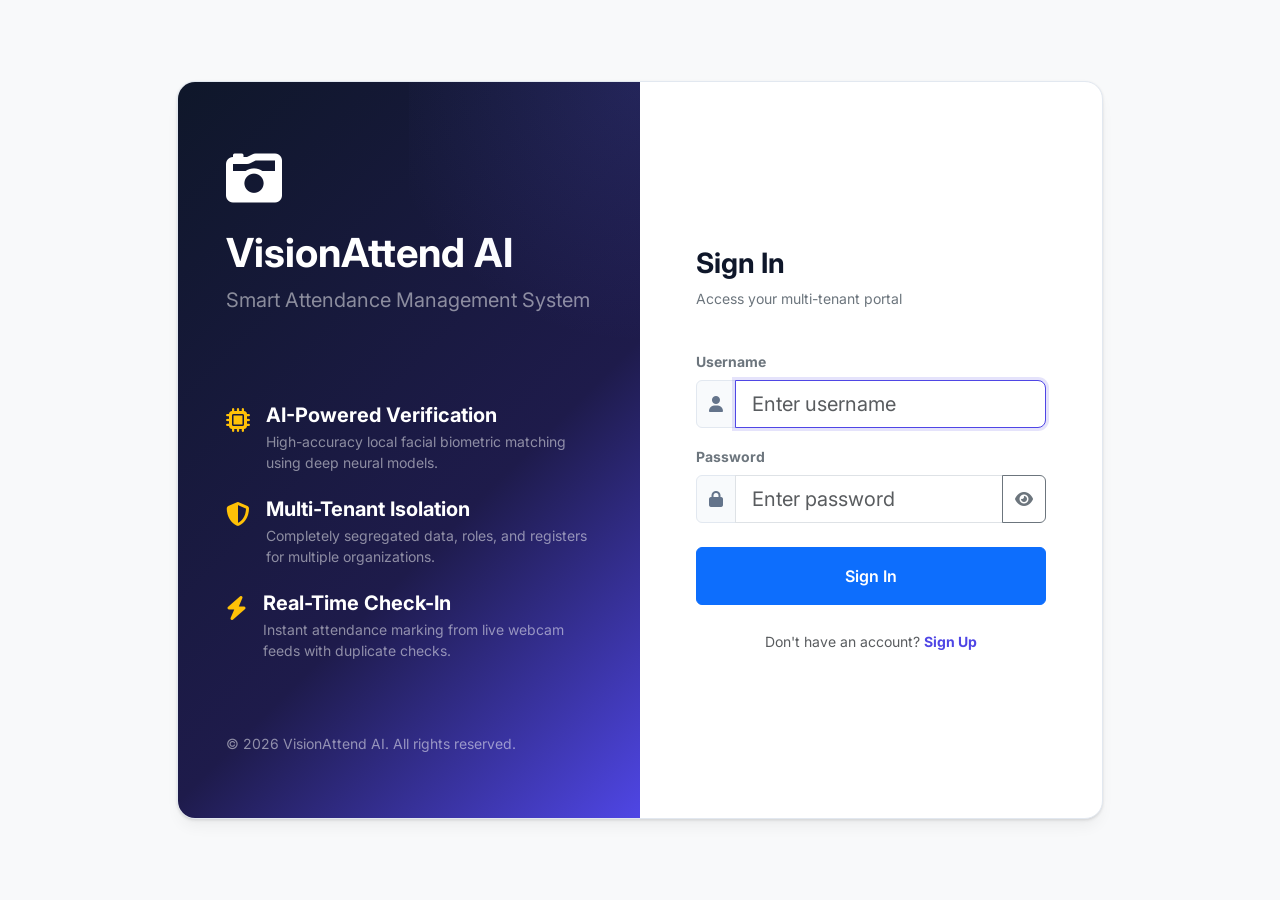
<file: frontend/index.html>
<!DOCTYPE html>
<html lang="en">
<head>
    <meta charset="UTF-8">
    <meta name="viewport" content="width=device-width, initial-scale=1.0">
    <title>VisionAttend AI - Login</title>
    <!-- Bootstrap 5 CSS -->
    <link href="https://cdn.jsdelivr.net/npm/bootstrap@5.3.0/dist/css/bootstrap.min.css" rel="stylesheet" integrity="sha384-9ndCyUaIbzAi2FUVXJi0CjmCapSmO7SnpJef0486qhLnuZ2cdeRhO02iuK6FUUVM" crossorigin="anonymous">
    <!-- FontAwesome Icons -->
    <link href="https://cdnjs.cloudflare.com/ajax/libs/font-awesome/6.4.0/css/all.min.css" rel="stylesheet">
    <!-- Custom Style -->
    <link href="/static/styles.css" rel="stylesheet">
</head>
<body class="bg-light d-flex align-items-center" style="min-height: 100vh; padding: 20px 0;">

    <div class="container">
        <div class="row justify-content-center">
            <div class="col-xl-10 col-lg-11">
                <div class="row login-split-container g-0">
                    <!-- Left branding panel -->
                    <div class="col-md-6 login-left-pane d-none d-md-flex">
                        <div class="mb-5">
                            <div class="text-white display-4 mb-3">
                                <i class="fas fa-camera-retro"></i>
                            </div>
                            <h1 class="fw-bold text-white mb-2">VisionAttend AI</h1>
                            <p class="text-white-50 fs-5">Smart Attendance Management System</p>
                        </div>
                        <div class="mt-4">
                            <div class="d-flex align-items-start mb-4">
                                <div class="fs-4 text-warning me-3"><i class="fas fa-microchip"></i></div>
                                <div>
                                    <h5 class="fw-bold text-white mb-1">AI-Powered Verification</h5>
                                    <p class="text-white-50 small mb-0">High-accuracy local facial biometric matching using deep neural models.</p>
                                </div>
                            </div>
                            <div class="d-flex align-items-start mb-4">
                                <div class="fs-4 text-warning me-3"><i class="fas fa-shield-alt"></i></div>
                                <div>
                                    <h5 class="fw-bold text-white mb-1">Multi-Tenant Isolation</h5>
                                    <p class="text-white-50 small mb-0">Completely segregated data, roles, and registers for multiple organizations.</p>
                                </div>
                            </div>
                            <div class="d-flex align-items-start">
                                <div class="fs-4 text-warning me-3"><i class="fas fa-bolt"></i></div>
                                <div>
                                    <h5 class="fw-bold text-white mb-1">Real-Time Check-In</h5>
                                    <p class="text-white-50 small mb-0">Instant attendance marking from live webcam feeds with duplicate checks.</p>
                                </div>
                            </div>
                        </div>
                        <div class="mt-5 pt-4 text-white-50 small">
                            &copy; 2026 VisionAttend AI. All rights reserved.
                        </div>
                    </div>
                    
                    <!-- Right login panel -->
                    <div class="col-md-6 login-right-pane d-flex flex-column justify-content-center">
                        <div class="mb-4 d-md-none text-center">
                            <div class="text-primary display-5 mb-2">
                                <i class="fas fa-camera-retro"></i>
                            </div>
                            <h2 class="fw-bold">VisionAttend AI</h2>
                            <p class="text-muted">Smart Attendance System</p>
                        </div>
                        
                        <div class="mb-4">
                            <h3 class="fw-bold">Sign In</h3>
                            <p class="text-secondary small">Access your multi-tenant portal</p>
                        </div>
                        
                        <!-- Error alerts -->
                        <div id="error-alert" class="alert alert-danger d-none" role="alert"></div>

                        <!-- Login Form -->
                        <form id="login-form">
                            <div class="mb-3">
                                <label for="username" class="form-label small fw-bold text-secondary">Username</label>
                                <div class="input-group">
                                    <span class="input-group-text"><i class="fas fa-user"></i></span>
                                    <input type="text" class="form-control form-control-lg" id="username" placeholder="Enter username" required autofocus>
                                </div>
                            </div>
                            <div class="mb-4">
                                <label for="password" class="form-label small fw-bold text-secondary">Password</label>
                                <div class="input-group">
                                    <span class="input-group-text"><i class="fas fa-lock"></i></span>
                                    <input type="password" class="form-control form-control-lg" id="password" placeholder="Enter password" required>
                                    <button class="btn btn-outline-secondary" type="button" id="password-toggle">
                                        <i class="fas fa-eye"></i>
                                    </button>
                                </div>
                            </div>
                            <button type="submit" id="submit-btn" class="btn btn-primary w-100 py-3 fw-semibold">Sign In</button>
                        </form>
                        
                        <div class="text-center mt-4">
                            <span class="text-muted small">Don't have an account?</span> 
                            <a href="signup.html" class="text-indigo fw-bold text-decoration-none small">Sign Up</a>
                        </div>
                        
                        
                    </div>
                </div>
            </div>
        </div>
    </div>

    <!-- Scripts -->
    <script src="https://cdn.jsdelivr.net/npm/bootstrap@5.3.0/dist/js/bootstrap.bundle.min.js"></script>
    <script src="/static/main.js"></script>
    <script src="/static/login.js"></script>
</body>
</html>
</file>
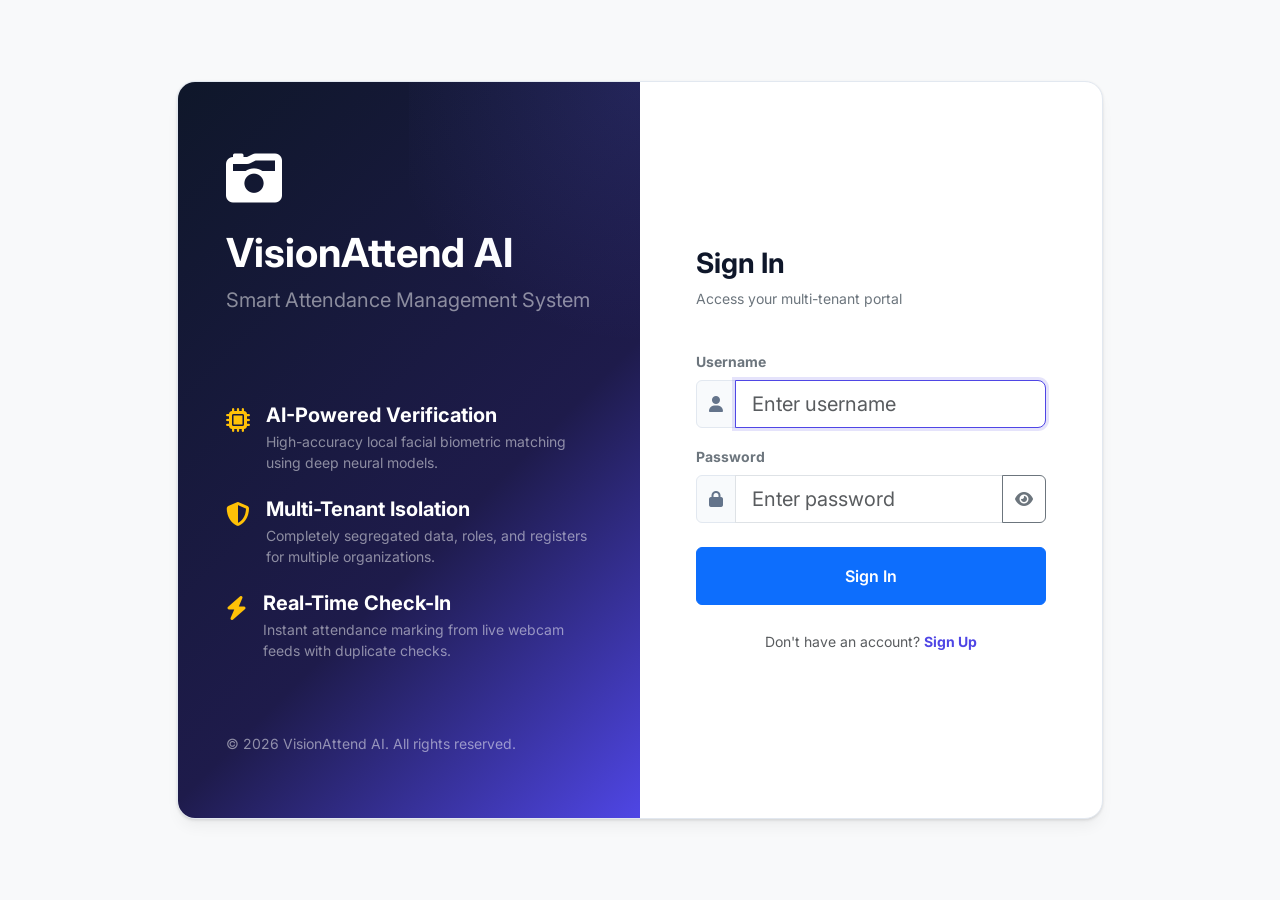
<file: frontend/history.html>
<!DOCTYPE html>
<html lang="en">
<head>
    <meta charset="UTF-8">
    <meta name="viewport" content="width=device-width, initial-scale=1.0">
    <title>VisionAttend AI - Attendance History</title>
    <!-- Bootstrap 5 CSS -->
    <link href="https://cdn.jsdelivr.net/npm/bootstrap@5.3.0/dist/css/bootstrap.min.css" rel="stylesheet" integrity="sha384-9ndCyUaIbzAi2FUVXJi0CjmCapSmO7SnpJef0486qhLnuZ2cdeRhO02iuK6FUUVM" crossorigin="anonymous">
    <!-- FontAwesome Icons -->
    <link href="https://cdnjs.cloudflare.com/ajax/libs/font-awesome/6.4.0/css/all.min.css" rel="stylesheet">
    <!-- Custom Style -->
    <link href="/static/styles.css" rel="stylesheet">
</head>
<body>

    <div class="d-flex" id="wrapper">
        <!-- Sidebar Container -->
        <div id="sidebar-wrapper">
            <div id="sidebar-container"></div>
        </div>
        
        <!-- Page Content -->
        <div id="page-content-wrapper">
            <!-- Top Navigation Header -->
            <nav class="navbar navbar-expand-lg navbar-custom border-bottom">
                <div class="container-fluid">
                    <div class="d-flex align-items-center">
                        <button class="burger-menu-btn" id="menu-toggle">
                            <i class="fas fa-bars"></i>
                        </button>
                        <h4 class="m-0 fw-bold text-navy">Attendance Logs</h4>
                    </div>
                    <div class="ms-auto d-flex align-items-center">
                        <span class="text-secondary me-3" id="top-user-role"><i class="fas fa-user-circle me-1"></i>Administrator</span>
                        <button class="btn btn-outline-danger btn-sm" onclick="logout()"><i class="fas fa-sign-out-alt me-1"></i>Logout</button>
                    </div>
                </div>
            </nav>

            <!-- Main Content Area -->
            <div class="container-fluid px-4 py-4">
                
                <!-- Filters Card -->
                <div class="card border-0 shadow-sm mb-4">
                    <div class="card-header bg-white py-3 border-0">
                        <h5 class="m-0 fw-bold text-primary"><i class="fas fa-filter me-2"></i>Filter Logs</h5>
                    </div>
                    <div class="card-body">
                        <form id="filter-form">
                            <div class="row g-3">
                                <div class="col-md-3">
                                    <label class="form-label small fw-bold text-secondary">Student ID</label>
                                    <input type="text" class="form-control" id="filter-student-id" placeholder="e.g. STU123">
                                </div>
                                <div class="col-md-3">
                                    <label class="form-label small fw-bold text-secondary">Name</label>
                                    <input type="text" class="form-control" id="filter-name" placeholder="Search by name">
                                </div>
                                <div class="col-md-3">
                                    <label class="form-label small fw-bold text-secondary">Department</label>
                                    <select class="form-select" id="filter-department">
                                        <option value="">All Departments</option>
                                        <option value="Computer Science">Computer Science</option>
                                        <option value="Electrical Engineering">Electrical Engineering</option>
                                        <option value="Mechanical Engineering">Mechanical Engineering</option>
                                        <option value="Civil Engineering">Civil Engineering</option>
                                        <option value="Artificial Intelligence">Artificial Intelligence</option>
                                    </select>
                                </div>
                                <div class="col-md-3">
                                    <label class="form-label small fw-bold text-secondary">Specific Date</label>
                                    <input type="date" class="form-control" id="filter-date">
                                </div>
                                <div class="col-md-3">
                                    <label class="form-label small fw-bold text-secondary">Start Date</label>
                                    <input type="date" class="form-control" id="filter-start-date">
                                </div>
                                <div class="col-md-3">
                                    <label class="form-label small fw-bold text-secondary">End Date</label>
                                    <input type="date" class="form-control" id="filter-end-date">
                                </div>
                                <div class="col-md-6 d-flex align-items-end justify-content-end gap-2">
                                    <button type="button" class="btn btn-outline-secondary px-3" id="reset-btn">Reset</button>
                                    <button type="submit" class="btn btn-primary px-4"><i class="fas fa-search me-1"></i>Search</button>
                                </div>
                            </div>
                        </form>
                    </div>
                </div>

                <!-- Table Card -->
                <div class="card border-0 shadow-sm">
                    <div class="card-header bg-white py-3 border-0 d-flex justify-content-between align-items-center">
                        <h5 class="m-0 fw-bold text-primary"><i class="fas fa-list me-2"></i>Attendance Records</h5>
                        <button type="button" class="btn btn-outline-primary btn-sm" id="refresh-btn">
                            <i class="fas fa-arrows-rotate me-1"></i>Refresh
                        </button>
                    </div>
                    <div class="card-body p-0">
                        <div class="table-responsive">
                            <table class="table table-hover align-middle mb-0">
                                <thead class="table-light">
                                    <tr>
                                        <th data-sort="student_id" class="cursor-pointer" style="cursor: pointer;">
                                            Student ID <i class="fas fa-sort text-muted ms-1"></i>
                                        </th>
                                        <th data-sort="name" class="cursor-pointer" style="cursor: pointer;">
                                            Name <i class="fas fa-sort text-muted ms-1"></i>
                                        </th>
                                        <th data-sort="department" class="cursor-pointer" style="cursor: pointer;">
                                            Department <i class="fas fa-sort text-muted ms-1"></i>
                                        </th>
                                        <th data-sort="date" class="cursor-pointer" style="cursor: pointer;">
                                            Date <i class="fas fa-sort-down ms-1"></i>
                                        </th>
                                        <th data-sort="time" class="cursor-pointer" style="cursor: pointer;">
                                            Time <i class="fas fa-sort text-muted ms-1"></i>
                                        </th>
                                        <th data-sort="status" class="cursor-pointer" style="cursor: pointer;">
                                            Status <i class="fas fa-sort text-muted ms-1"></i>
                                        </th>
                                        <th data-sort="confidence_score" class="cursor-pointer" style="cursor: pointer;">
                                            Confidence <i class="fas fa-sort text-muted ms-1"></i>
                                        </th>
                                    </tr>
                                </thead>
                                <tbody id="history-table-body">
                                    <!-- Loaded dynamically -->
                                </tbody>
                            </table>
                        </div>
                    </div>
                    
                    <!-- Pagination Footer -->
                    <div class="card-footer bg-white border-0 py-3 d-flex justify-content-between align-items-center">
                        <div class="text-secondary small">
                            Total Records: <strong id="total-count">0</strong>
                        </div>
                        <div class="d-flex align-items-center gap-3">
                            <button type="button" class="btn btn-outline-secondary btn-sm px-3" id="prev-page-btn" disabled>
                                <i class="fas fa-chevron-left me-1"></i>Previous
                            </button>
                            <span class="small">Page <strong id="page-num">1</strong> of <strong id="total-pages">1</strong></span>
                            <button type="button" class="btn btn-outline-secondary btn-sm px-3" id="next-page-btn" disabled>
                                Next<i class="fas fa-chevron-right ms-1"></i>
                            </button>
                        </div>
                    </div>
                </div>

            </div>
        </div>
    </div>

    <!-- Scripts -->
    <script src="https://cdn.jsdelivr.net/npm/bootstrap@5.3.0/dist/js/bootstrap.bundle.min.js"></script>
    <script src="/static/main.js"></script>
    <script src="/static/history.js"></script>
</body>
</html>
</file>
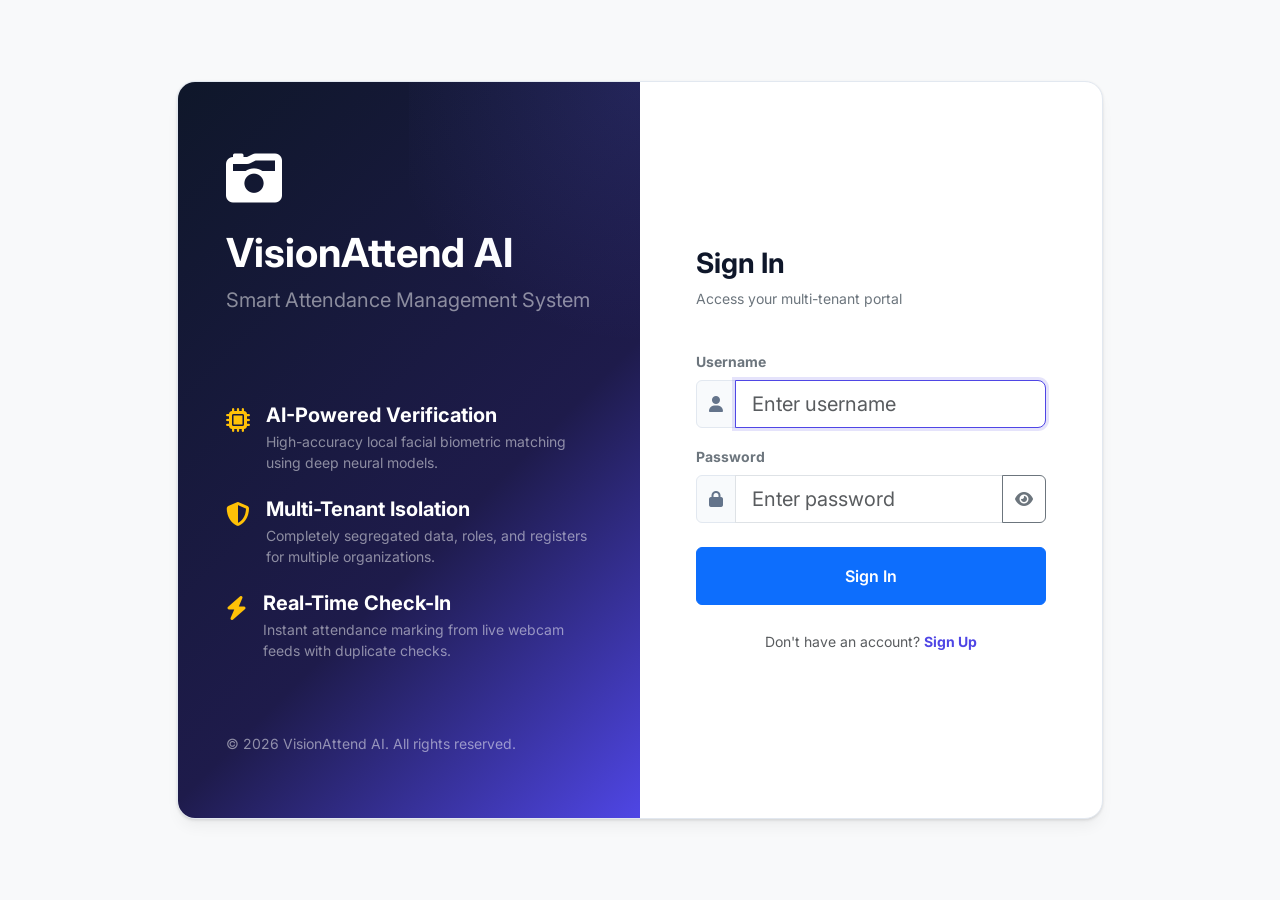
<file: frontend/recognition.html>
<!DOCTYPE html>
<html lang="en">
<head>
    <meta charset="UTF-8">
    <meta name="viewport" content="width=device-width, initial-scale=1.0">
    <title>VisionAttend AI - Live Attendance</title>
    <!-- Bootstrap 5 CSS -->
    <link href="https://cdn.jsdelivr.net/npm/bootstrap@5.3.0/dist/css/bootstrap.min.css" rel="stylesheet" integrity="sha384-9ndCyUaIbzAi2FUVXJi0CjmCapSmO7SnpJef0486qhLnuZ2cdeRhO02iuK6FUUVM" crossorigin="anonymous">
    <!-- FontAwesome Icons -->
    <link href="https://cdnjs.cloudflare.com/ajax/libs/font-awesome/6.4.0/css/all.min.css" rel="stylesheet">
    <!-- Custom Style -->
    <link href="/static/styles.css" rel="stylesheet">
</head>
<body>

    <div class="d-flex" id="wrapper">
        <!-- Sidebar Container -->
        <div id="sidebar-wrapper">
            <div id="sidebar-container"></div>
        </div>
        
        <!-- Page Content -->
        <div id="page-content-wrapper">
            <!-- Top Navigation Header -->
            <nav class="navbar navbar-expand-lg navbar-custom border-bottom">
                <div class="container-fluid">
                    <div class="d-flex align-items-center">
                        <button class="burger-menu-btn" id="menu-toggle">
                            <i class="fas fa-bars"></i>
                        </button>
                        <h4 class="m-0 fw-bold text-navy">Live Recognition Feed</h4>
                    </div>
                    <div class="ms-auto d-flex align-items-center">
                        <span class="text-secondary me-3" id="top-user-role"><i class="fas fa-user-circle me-1"></i>Administrator</span>
                        <button class="btn btn-outline-danger btn-sm" onclick="logout()"><i class="fas fa-sign-out-alt me-1"></i>Logout</button>
                    </div>
                </div>
            </nav>

            <!-- Main Content Area -->
            <div class="container-fluid px-4 py-4">
                <div class="row g-4">
                    <!-- Recognition Display Column -->
                    <div class="col-lg-8 col-md-12">
                        <div class="card border-0 shadow-sm">
                            <div class="card-header bg-white py-3 border-0 d-flex justify-content-between align-items-center">
                                <h5 class="m-0 fw-bold text-primary"><i class="fas fa-video me-2"></i>Webcam Live Feed</h5>
                                <div class="d-flex align-items-center">
                                    <span class="badge bg-secondary me-2 p-2" id="faces-count">0</span>
                                    <span class="text-secondary fw-semibold">Faces Detected</span>
                                </div>
                            </div>
                            <div class="card-body">
                                <div id="recognition-cam-error" class="alert alert-warning d-none" role="alert"></div>

                                <!-- Hidden source video for getUserMedia -->
                                <video id="video-feed" style="display:none;" autoplay playsinline></video>

                                <!-- CCTV monitor console style canvas wrapper -->
                                <div class="monitor-console">
                                    <div class="cctv-overlay">
                                        <div class="cctv-rec-dot" id="rec-cctv-badge">SCAN STANDBY</div>
                                        <div class="cctv-grid"></div>
                                        <div class="scan-line d-none" id="rec-scan-line"></div>
                                    </div>
                                    <div class="video-container">
                                        <canvas id="overlay-canvas" class="video-element"></canvas>
                                    </div>
                                </div>

                                <!-- Controls panel -->
                                <div class="text-center mt-4 d-flex justify-content-center gap-3">
                                    <button type="button" class="btn btn-success px-4 py-2 fw-semibold" id="start-recognition-btn">
                                        <i class="fas fa-play me-2"></i>Start Recognition
                                    </button>
                                    <button type="button" class="btn btn-danger px-4 py-2 fw-semibold" id="stop-recognition-btn" disabled>
                                        <i class="fas fa-stop me-2"></i>Stop Recognition
                                    </button>
                                </div>
                                <div class="text-center mt-3 text-muted">
                                    <span id="recognition-loader" class="d-none small"><span class="spinner-border spinner-border-sm me-2"></span>Backend is processing frames...</span>
                                </div>
                            </div>
                        </div>
                    </div>

                    <!-- Logs Event Panel Column -->
                    <div class="col-lg-4 col-md-12">
                        <div class="card border-0 shadow-sm h-100">
                            <div class="card-header bg-white py-3 border-0">
                                <h5 class="m-0 fw-bold text-primary"><i class="fas fa-list-check me-2"></i>Recent Detections</h5>
                            </div>
                            <div class="card-body p-0">
                                <ul class="list-group list-group-flush" id="log-list" style="max-height: 520px; overflow-y: auto;">
                                    <li class="list-group-item text-center text-muted py-5">
                                        <i class="fas fa-hourglass me-2"></i>Logs will populate as faces are recognized. Click "Start Recognition".
                                    </li>
                                </ul>
                            </div>
                        </div>
                    </div>
                </div>
            </div>
        </div>
    </div>

    <!-- Scripts -->
    <script src="https://cdn.jsdelivr.net/npm/bootstrap@5.3.0/dist/js/bootstrap.bundle.min.js"></script>
    <script src="/static/main.js"></script>
    <script src="/static/recognition.js"></script>
</body>
</html>
</file>
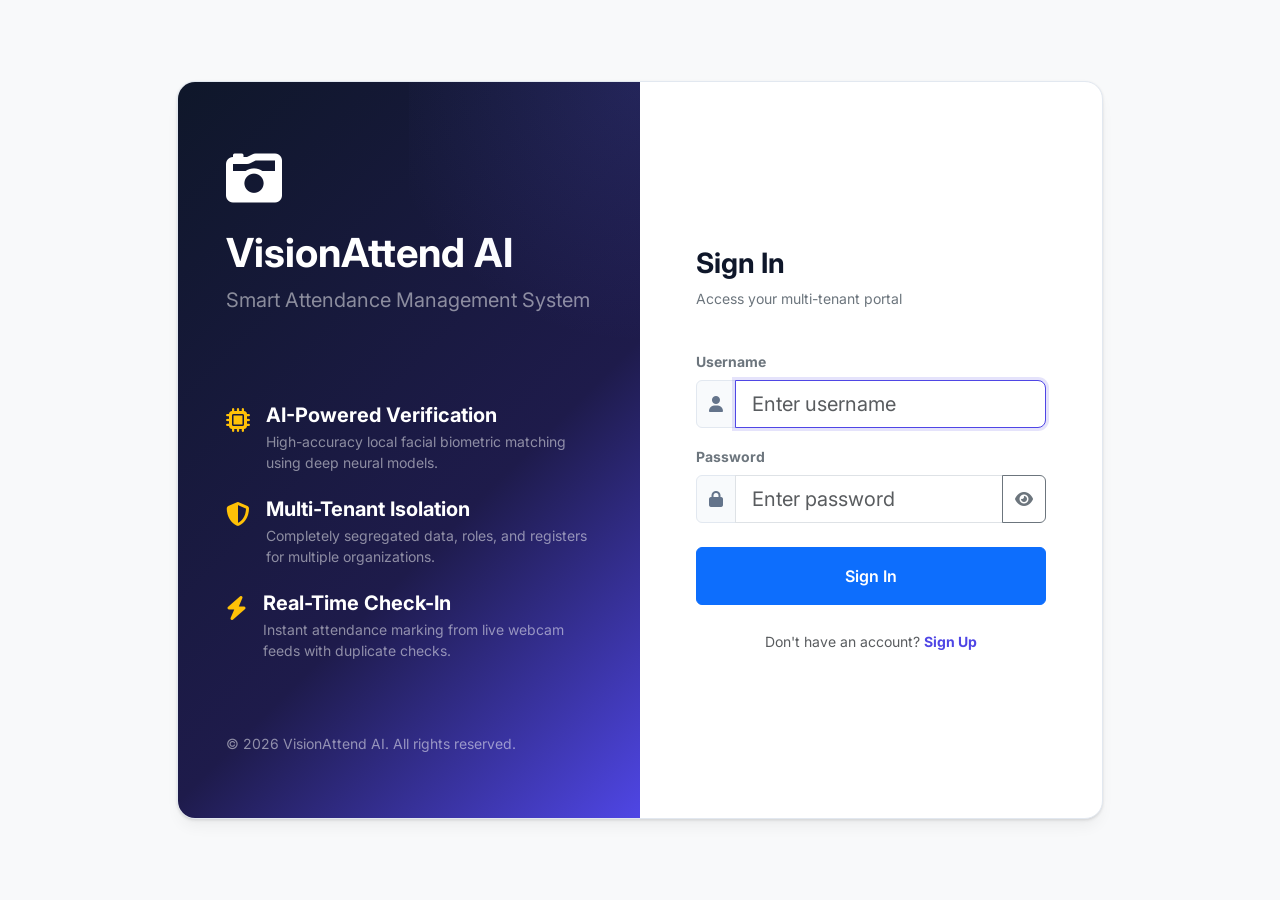
<file: frontend/registration.html>
<!DOCTYPE html>
<html lang="en">
<head>
    <meta charset="UTF-8">
    <meta name="viewport" content="width=device-width, initial-scale=1.0">
    <title>VisionAttend AI - Student Registration</title>
    <!-- Bootstrap 5 CSS -->
    <link href="https://cdn.jsdelivr.net/npm/bootstrap@5.3.0/dist/css/bootstrap.min.css" rel="stylesheet" integrity="sha384-9ndCyUaIbzAi2FUVXJi0CjmCapSmO7SnpJef0486qhLnuZ2cdeRhO02iuK6FUUVM" crossorigin="anonymous">
    <!-- FontAwesome Icons -->
    <link href="https://cdnjs.cloudflare.com/ajax/libs/font-awesome/6.4.0/css/all.min.css" rel="stylesheet">
    <!-- Custom Style -->
    <link href="/static/styles.css" rel="stylesheet">
</head>
<body>

    <div class="d-flex" id="wrapper">
        <!-- Sidebar Container -->
        <div id="sidebar-wrapper">
            <div id="sidebar-container"></div>
        </div>
        
        <!-- Page Content -->
        <div id="page-content-wrapper">
            <!-- Top Navigation Header -->
            <nav class="navbar navbar-expand-lg navbar-custom border-bottom">
                <div class="container-fluid">
                    <div class="d-flex align-items-center">
                        <button class="burger-menu-btn" id="menu-toggle">
                            <i class="fas fa-bars"></i>
                        </button>
                        <h4 class="m-0 fw-bold text-navy">Student Registration</h4>
                    </div>
                    <div class="ms-auto d-flex align-items-center">
                        <span class="text-secondary me-3" id="top-user-role"><i class="fas fa-user-circle me-1"></i>Administrator</span>
                        <button class="btn btn-outline-danger btn-sm" onclick="logout()"><i class="fas fa-sign-out-alt me-1"></i>Logout</button>
                    </div>
                </div>
            </nav>

            <!-- Main Content Area -->
            <div class="container-fluid px-4 py-4">
                
                <!-- 4-Step Wizard Indicator -->
                <div class="step-wizard">
                    <div class="step-wizard-item active" id="step-1-indicator">
                        <div class="step-wizard-num">1</div>
                        <div class="step-wizard-label">Student Info</div>
                    </div>
                    <div class="step-wizard-item" id="step-2-indicator">
                        <div class="step-wizard-num">2</div>
                        <div class="step-wizard-label">Camera Access</div>
                    </div>
                    <div class="step-wizard-item" id="step-3-indicator">
                        <div class="step-wizard-num">3</div>
                        <div class="step-wizard-label">Face Snapshots</div>
                    </div>
                    <div class="step-wizard-item" id="step-4-indicator">
                        <div class="step-wizard-num">4</div>
                        <div class="step-wizard-label">Finalize</div>
                    </div>
                </div>

                <div class="row g-4">
                    <!-- Form Metadata Column -->
                    <div class="col-lg-5 col-md-12">
                        <div class="card border-0 shadow-sm mb-4">
                            <div class="card-header bg-white py-3 border-0">
                                <h5 class="m-0 fw-bold text-primary"><i class="fas fa-user-edit me-2"></i>Student Details</h5>
                            </div>
                            <div class="card-body">
                                <!-- Error/Success Alerts -->
                                <div id="reg-error" class="alert alert-danger d-none" role="alert"></div>
                                <div id="reg-success" class="alert alert-success d-none" role="alert"></div>

                                <form id="registration-form">
                                    <div class="mb-3">
                                        <label for="student_id" class="form-label small fw-bold text-secondary">Student ID</label>
                                        <input type="text" class="form-control" id="student_id" placeholder="e.g., STU12345" required>
                                    </div>
                                    <div class="mb-3">
                                        <label for="name" class="form-label small fw-bold text-secondary">Full Name</label>
                                        <input type="text" class="form-control" id="name" placeholder="Enter student's full name" required>
                                    </div>
                                    <div class="mb-3">
                                        <label for="department" class="form-label small fw-bold text-secondary">Department</label>
                                        <select class="form-select" id="department" required>
                                            <option value="" disabled selected>Select Department</option>
                                            <option value="Computer Science">Computer Science</option>
                                            <option value="Electrical Engineering">Electrical Engineering</option>
                                            <option value="Mechanical Engineering">Mechanical Engineering</option>
                                            <option value="Civil Engineering">Civil Engineering</option>
                                            <option value="Artificial Intelligence">Artificial Intelligence</option>
                                        </select>
                                    </div>
                                    <div class="row mb-4">
                                        <div class="col-md-6 mb-3">
                                            <label for="year" class="form-label small fw-bold text-secondary">Academic Year</label>
                                            <select class="form-select" id="year" required>
                                                <option value="" disabled selected>Select Year</option>
                                                <option value="1st Year">1st Year</option>
                                                <option value="2nd Year">2nd Year</option>
                                                <option value="3rd Year">3rd Year</option>
                                                <option value="4th Year">4th Year</option>
                                            </select>
                                        </div>
                                        <div class="col-md-6 mb-3">
                                            <label for="section" class="form-label small fw-bold text-secondary">Section</label>
                                            <input type="text" class="form-control" id="section" placeholder="e.g., A" required>
                                        </div>
                                    </div>
                                    <button type="submit" id="reg-submit-btn" class="btn btn-primary w-100 py-3 fw-semibold">
                                        <i class="fas fa-save me-2"></i>Register Student
                                    </button>
                                </form>
                            </div>
                        </div>
                    </div>

                    <!-- Webcam Capture Column -->
                    <div class="col-lg-7 col-md-12">
                        <div class="card border-0 shadow-sm h-100">
                            <div class="card-header bg-white py-3 border-0 d-flex justify-content-between align-items-center">
                                <h5 class="m-0 fw-bold text-primary"><i class="fas fa-camera me-2"></i>Face Snapshots</h5>
                                <button type="button" class="btn btn-outline-primary btn-sm" id="start-cam-btn">
                                    <i class="fas fa-sync-alt me-1"></i>Reset Camera
                                </button>
                            </div>
                            <div class="card-body">
                                <div id="cam-error" class="alert alert-warning d-none" role="alert"></div>

                                <!-- CCTV monitor console style wrapper -->
                                <div class="monitor-console mb-3">
                                    <div class="cctv-overlay">
                                        <div class="cctv-rec-dot" id="cctv-status-badge">STANDBY</div>
                                        <div class="cctv-grid"></div>
                                        <div class="scan-line"></div>
                                    </div>
                                    <!-- Live Video Feed -->
                                    <div class="video-container">
                                        <video id="webcam" class="video-element" autoplay playsinline></video>
                                    </div>
                                </div>

                                <div class="text-center mb-4">
                                    <button type="button" class="btn btn-secondary px-4 py-2 fw-semibold" id="capture-btn" disabled>
                                        <i class="fas fa-circle-dot me-2 text-danger"></i>Capture Image
                                    </button>
                                </div>

                                <hr>

                                <!-- Captured Previews -->
                                <div class="mt-3">
                                    <h6 class="fw-bold text-secondary mb-3">
                                        Captured Snapshots (<span id="captured-count">0</span> / 5)
                                        <span class="text-muted fw-normal ms-2">(min 3 required)</span>
                                    </h6>
                                    <div class="snapshot-preview-container d-flex flex-wrap gap-2" id="snapshot-previews">
                                        <!-- Snapshot previews loaded here dynamically -->
                                    </div>
                                </div>
                            </div>
                        </div>
                    </div>
                </div>
            </div>
        </div>
    </div>

    <!-- Scripts -->
    <script src="https://cdn.jsdelivr.net/npm/bootstrap@5.3.0/dist/js/bootstrap.bundle.min.js"></script>
    <script src="/static/main.js"></script>
    <script src="/static/registration.js"></script>
</body>
</html>
</file>
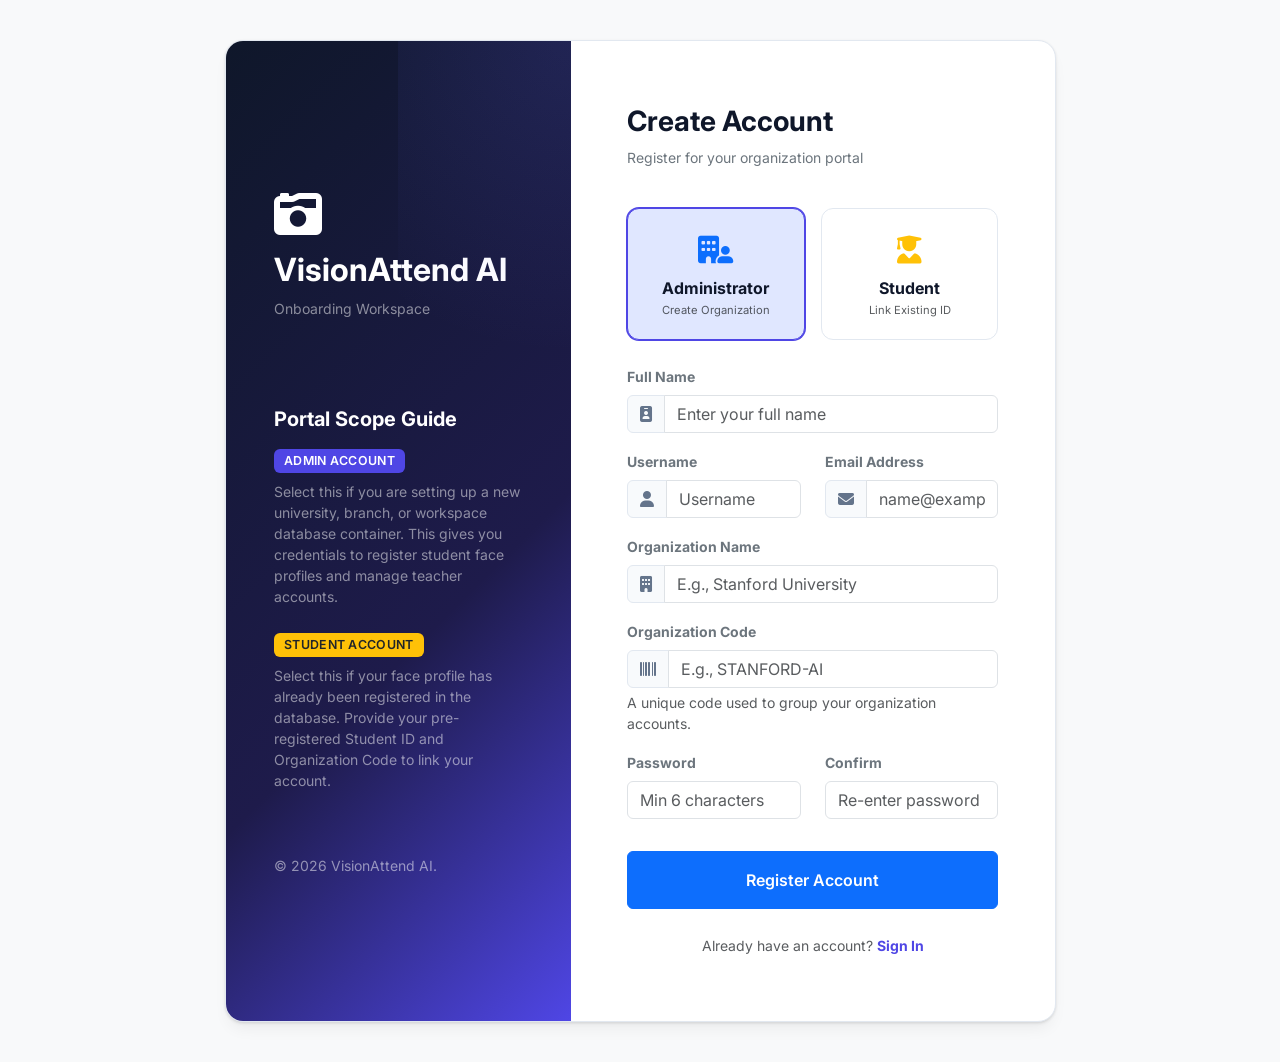
<file: frontend/signup.html>
<!DOCTYPE html>
<html lang="en">
<head>
    <meta charset="UTF-8">
    <meta name="viewport" content="width=device-width, initial-scale=1.0">
    <title>VisionAttend AI - Sign Up</title>
    <!-- Bootstrap 5 CSS -->
    <link href="https://cdn.jsdelivr.net/npm/bootstrap@5.3.0/dist/css/bootstrap.min.css" rel="stylesheet" integrity="sha384-9ndCyUaIbzAi2FUVXJi0CjmCapSmO7SnpJef0486qhLnuZ2cdeRhO02iuK6FUUVM" crossorigin="anonymous">
    <!-- FontAwesome Icons -->
    <link href="https://cdnjs.cloudflare.com/ajax/libs/font-awesome/6.4.0/css/all.min.css" rel="stylesheet">
    <!-- Custom Style -->
    <link href="/static/styles.css" rel="stylesheet">
</head>
<body class="bg-light d-flex align-items-center" style="min-height: 100vh; padding: 40px 0;">

    <div class="container">
        <div class="row justify-content-center">
            <div class="col-xl-9 col-lg-10">
                <div class="row login-split-container g-0">
                    <!-- Left branding/onboarding column -->
                    <div class="col-md-5 login-left-pane d-none d-md-flex">
                        <div class="mb-5">
                            <div class="text-white display-5 mb-2">
                                <i class="fas fa-camera-retro"></i>
                            </div>
                            <h2 class="fw-bold text-white mb-2">VisionAttend AI</h2>
                            <p class="text-white-50 small">Onboarding Workspace</p>
                        </div>
                        <div class="mt-4">
                            <h5 class="fw-bold text-white mb-3">Portal Scope Guide</h5>
                            <div class="mb-4">
                                <span class="badge bg-indigo text-uppercase mb-2">Admin Account</span>
                                <p class="text-white-50 small mb-0">Select this if you are setting up a new university, branch, or workspace database container. This gives you credentials to register student face profiles and manage teacher accounts.</p>
                            </div>
                            <div>
                                <span class="badge bg-warning text-dark text-uppercase mb-2">Student Account</span>
                                <p class="text-white-50 small mb-0">Select this if your face profile has already been registered in the database. Provide your pre-registered Student ID and Organization Code to link your account.</p>
                            </div>
                        </div>
                        <div class="mt-5 pt-3 text-white-50 small">
                            &copy; 2026 VisionAttend AI.
                        </div>
                    </div>
                    
                    <!-- Right form column -->
                    <div class="col-md-7 login-right-pane d-flex flex-column justify-content-center">
                        <div class="mb-4">
                            <h3 class="fw-bold">Create Account</h3>
                            <p class="text-secondary small">Register for your organization portal</p>
                        </div>
                        
                        <!-- Alerts -->
                        <div id="error-alert" class="alert alert-danger d-none" role="alert"></div>
                        <div id="success-alert" class="alert alert-success d-none" role="alert"></div>

                        <!-- Onboarding Role Cards -->
                        <div class="row g-3 mb-4">
                            <div class="col-6">
                                <div class="onboarding-card active text-center h-100" id="role-admin-card">
                                    <div class="fs-3 text-primary mb-2"><i class="fas fa-building-user"></i></div>
                                    <h6 class="fw-bold mb-1">Administrator</h6>
                                    <span class="text-muted small d-block" style="font-size: 0.7rem;">Create Organization</span>
                                </div>
                            </div>
                            <div class="col-6">
                                <div class="onboarding-card text-center h-100" id="role-student-card">
                                    <div class="fs-3 text-warning mb-2"><i class="fas fa-user-graduate"></i></div>
                                    <h6 class="fw-bold mb-1">Student</h6>
                                    <span class="text-muted small d-block" style="font-size: 0.7rem;">Link Existing ID</span>
                                </div>
                            </div>
                        </div>

                        <!-- Hidden native select for JS binding -->
                        <select class="d-none" id="role">
                            <option value="admin" selected>Admin</option>
                            <option value="student">Student</option>
                        </select>

                        <!-- Signup Form -->
                        <form id="signup-form">
                            <!-- Full name -->
                            <div class="mb-3">
                                <label for="fullname" class="form-label small fw-bold text-secondary">Full Name</label>
                                <div class="input-group">
                                    <span class="input-group-text"><i class="fas fa-id-badge"></i></span>
                                    <input type="text" class="form-control" id="fullname" placeholder="Enter your full name" required>
                                </div>
                            </div>

                            <!-- Username & Email -->
                            <div class="row">
                                <div class="col-md-6 mb-3">
                                    <label for="username" class="form-label small fw-bold text-secondary">Username</label>
                                    <div class="input-group">
                                        <span class="input-group-text"><i class="fas fa-user"></i></span>
                                        <input type="text" class="form-control" id="username" placeholder="Username" required>
                                    </div>
                                </div>
                                <div class="col-md-6 mb-3">
                                    <label for="email" class="form-label small fw-bold text-secondary">Email Address</label>
                                    <div class="input-group">
                                        <span class="input-group-text"><i class="fas fa-envelope"></i></span>
                                        <input type="email" class="form-control" id="email" placeholder="name@example.com" required>
                                    </div>
                                </div>
                            </div>

                            <!-- Org creation fields -->
                            <div id="org-creation-fields">
                                <div class="mb-3">
                                    <label for="org_name" class="form-label small fw-bold text-secondary">Organization Name</label>
                                    <div class="input-group">
                                        <span class="input-group-text"><i class="fas fa-building"></i></span>
                                        <input type="text" class="form-control" id="org_name" placeholder="E.g., Stanford University">
                                    </div>
                                </div>
                            </div>

                            <!-- Org Code -->
                            <div class="mb-3">
                                <label for="org_code" class="form-label small fw-bold text-secondary">Organization Code</label>
                                <div class="input-group">
                                    <span class="input-group-text"><i class="fas fa-barcode"></i></span>
                                    <input type="text" class="form-control" id="org_code" placeholder="E.g., STANFORD-AI" required>
                                </div>
                                <div id="org-code-help" class="form-text small text-muted">A unique code used to group your organization accounts.</div>
                            </div>

                            <!-- Student Only Fields -->
                            <div id="student-only-fields" class="d-none">
                                <div class="mb-3">
                                    <label for="student_id" class="form-label small fw-bold text-secondary">Student ID</label>
                                    <div class="input-group">
                                        <span class="input-group-text"><i class="fas fa-id-card"></i></span>
                                        <input type="text" class="form-control" id="student_id" placeholder="E.g., STU-2026-987">
                                    </div>
                                    <div class="form-text text-danger fw-semibold" style="font-size: 0.775rem;">Your profile must already exist in the database database.</div>
                                </div>
                            </div>

                            <!-- Passwords -->
                            <div class="row">
                                <div class="col-md-6 mb-3">
                                    <label for="password" class="form-label small fw-bold text-secondary">Password</label>
                                    <input type="password" class="form-control" id="password" placeholder="Min 6 characters" required>
                                </div>
                                <div class="col-md-6 mb-3">
                                    <label for="confirm_password" class="form-label small fw-bold text-secondary">Confirm</label>
                                    <input type="password" class="form-control" id="confirm_password" placeholder="Re-enter password" required>
                                </div>
                            </div>

                            <button type="submit" id="submit-btn" class="btn btn-primary w-100 py-3 fw-semibold mt-3">Register Account</button>
                        </form>
                        
                        <div class="text-center mt-4">
                            <span class="text-muted small">Already have an account?</span> 
                            <a href="index.html" class="text-indigo fw-bold text-decoration-none small">Sign In</a>
                        </div>
                    </div>
                </div>
            </div>
        </div>
    </div>

    <!-- Scripts -->
    <script src="https://cdn.jsdelivr.net/npm/bootstrap@5.3.0/dist/js/bootstrap.bundle.min.js"></script>
    <script src="/static/main.js"></script>
    <script src="/static/signup.js"></script>
</body>
</html>
</file>
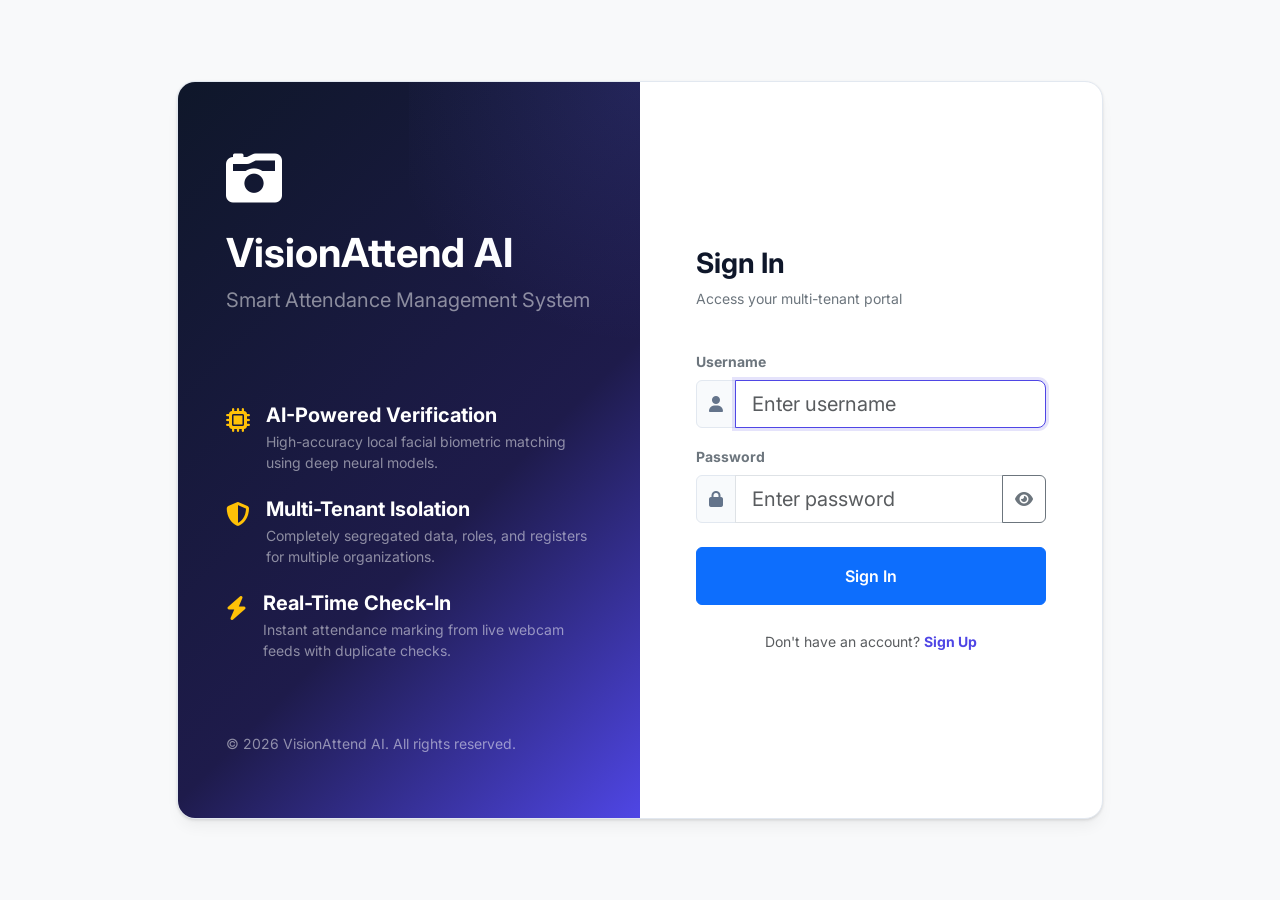
<file: frontend/student_dashboard.html>
<!DOCTYPE html>
<html lang="en">
<head>
    <meta charset="UTF-8">
    <meta name="viewport" content="width=device-width, initial-scale=1.0">
    <title>VisionAttend AI - Student Portal</title>
    <!-- Bootstrap 5 CSS -->
    <link href="https://cdn.jsdelivr.net/npm/bootstrap@5.3.0/dist/css/bootstrap.min.css" rel="stylesheet" integrity="sha384-9ndCyUaIbzAi2FUVXJi0CjmCapSmO7SnpJef0486qhLnuZ2cdeRhO02iuK6FUUVM" crossorigin="anonymous">
    <!-- FontAwesome Icons -->
    <link href="https://cdnjs.cloudflare.com/ajax/libs/font-awesome/6.4.0/css/all.min.css" rel="stylesheet">
    <!-- Custom Style -->
    <link href="/static/styles.css" rel="stylesheet">
</head>
<body>

    <div class="d-flex" id="wrapper">
        <!-- Sidebar Container -->
        <div id="sidebar-wrapper">
            <div id="sidebar-container"></div>
        </div>
        
        <!-- Page Content -->
        <div id="page-content-wrapper">
            <!-- Top Navigation Header -->
            <nav class="navbar navbar-expand-lg navbar-custom border-bottom">
                <div class="container-fluid">
                    <div class="d-flex align-items-center">
                        <button class="burger-menu-btn" id="menu-toggle">
                            <i class="fas fa-bars"></i>
                        </button>
                        <h4 class="m-0 fw-bold text-navy">Student Portal</h4>
                    </div>
                    <div class="ms-auto d-flex align-items-center">
                        <span class="text-secondary me-3" id="nav-user-info"><i class="fas fa-user-graduate me-1"></i>Student</span>
                        <button class="btn btn-outline-danger btn-sm" onclick="logout()"><i class="fas fa-sign-out-alt me-1"></i>Logout</button>
                    </div>
                </div>
            </nav>

            <!-- Main Content Area -->
            <div class="container-fluid px-4 py-4">
                <div class="d-flex justify-content-between align-items-center mb-4">
                    <div>
                        <h2 class="fw-bold">Hi, <span id="welcome-name">Student</span>!</h2>
                        <p class="text-secondary m-0">Here is your personal attendance log and check-in summary.</p>
                    </div>
                </div>

                <!-- Stats Cards Row -->
                <div class="row g-4 mb-4">
                    <!-- Today's Status -->
                    <div class="col-md-6 col-lg-6">
                        <div class="stat-card" id="today-status-card">
                            <div class="d-flex justify-content-between align-items-center">
                                <div>
                                    <div class="stat-title">Today's Check-In Status</div>
                                    <div class="stat-value text-uppercase" id="today-status">-</div>
                                </div>
                                <div class="fs-1 text-primary" id="today-status-icon"><i class="fas fa-calendar-day"></i></div>
                            </div>
                        </div>
                    </div>
                    <!-- Overall Attendance Percentage -->
                    <div class="col-md-6 col-lg-6">
                        <div class="stat-card accent-green">
                            <div class="d-flex justify-content-between align-items-center">
                                <div>
                                    <div class="stat-title">My Attendance Rate</div>
                                    <div class="stat-value" id="overall-percentage">-%</div>
                                </div>
                                <div class="text-success fs-1"><i class="fas fa-percentage"></i></div>
                            </div>
                        </div>
                    </div>
                </div>

                <div class="row g-4">
                    <!-- Recent Attendance Records -->
                    <div class="col-lg-8 col-md-12">
                        <div class="card border-0 shadow-sm h-100">
                            <div class="card-body">
                                <h5 class="card-title fw-bold mb-3"><i class="fas fa-history me-2 text-primary"></i>My Recent Check-ins</h5>
                                <div class="table-responsive">
                                    <table class="table align-middle table-hover">
                                        <thead class="table-light">
                                            <tr>
                                                <th>Date</th>
                                                <th>Time</th>
                                                <th>Status</th>
                                                <th>Confidence</th>
                                            </tr>
                                        </thead>
                                        <tbody id="attendance-body">
                                            <tr>
                                                <td colspan="4" class="text-center text-secondary py-4">No attendance logs found.</td>
                                            </tr>
                                        </tbody>
                                    </table>
                                </div>
                            </div>
                        </div>
                    </div>

                    <!-- Personal Student Profile Card -->
                    <div class="col-lg-4 col-md-12">
                        <div class="card border-0 shadow-sm h-100 bg-gradient-navy">
                            <div class="card-body text-white p-4">
                                <h5 class="card-title fw-bold mb-4"><i class="fas fa-user-circle me-2 text-warning"></i>My Student Profile</h5>
                                <div class="mb-3">
                                    <label class="text-white-50 small d-block">Full Name</label>
                                    <div class="fw-bold fs-5" id="profile-name">-</div>
                                </div>
                                <div class="mb-3">
                                    <label class="text-white-50 small d-block">Student ID</label>
                                    <code class="text-warning fw-bold fs-5" id="profile-student-id">-</code>
                                </div>
                                <div class="mb-3">
                                    <label class="text-white-50 small d-block">Organization</label>
                                    <div class="fw-bold" id="profile-org">-</div>
                                </div>
                                <div class="mb-3">
                                    <label class="text-white-50 small d-block">Role Permissions</label>
                                    <span class="badge bg-indigo text-uppercase">Student (Read-Only)</span>
                                </div>
                            </div>
                        </div>
                    </div>
                </div>
            </div>
        </div>
    </div>

    <!-- Scripts -->
    <script src="https://cdn.jsdelivr.net/npm/bootstrap@5.3.0/dist/js/bootstrap.bundle.min.js"></script>
    <script src="/static/main.js"></script>
    <script src="/static/student_dashboard.js"></script>
</body>
</html>
</file>
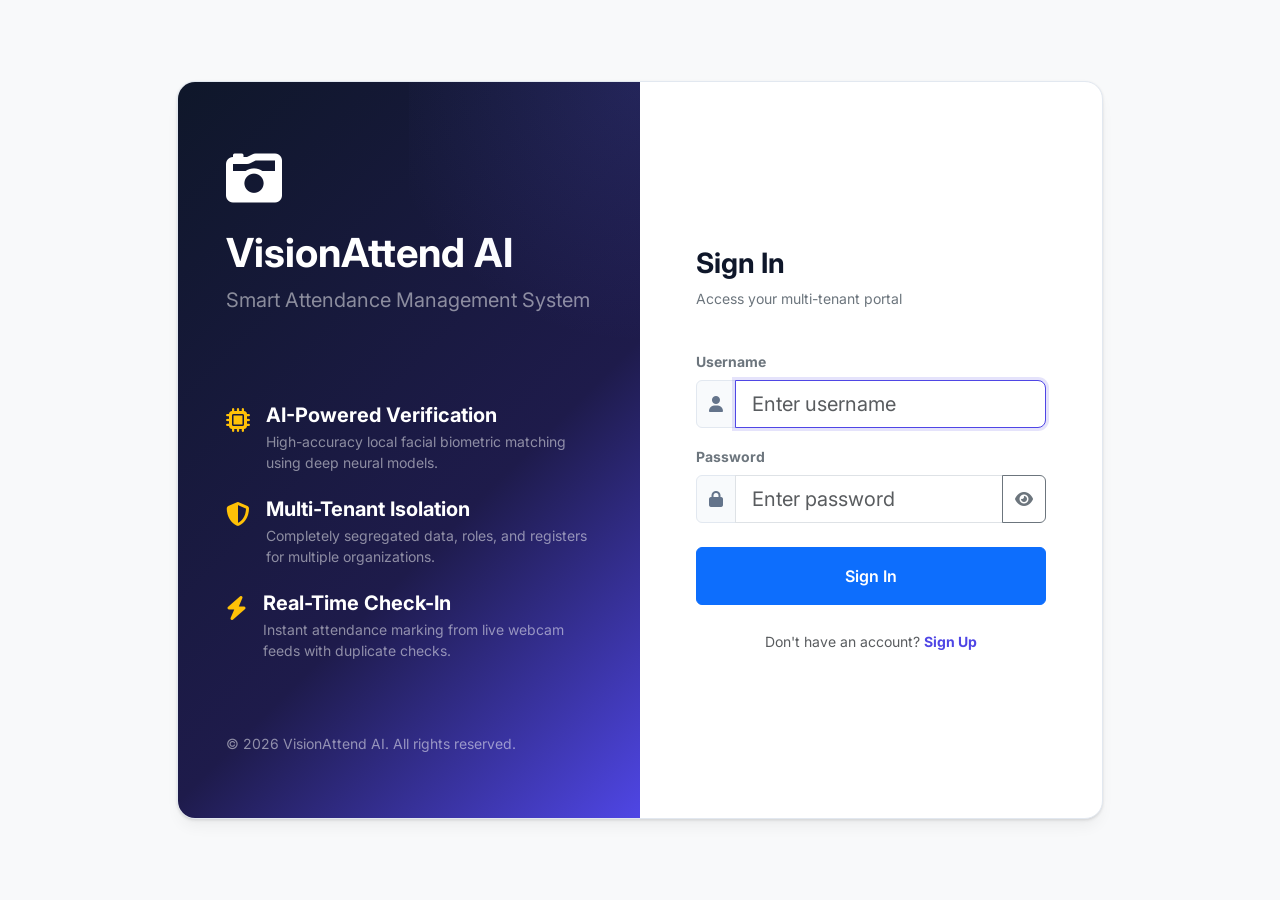
<file: frontend/teacher_management.html>
<!DOCTYPE html>
<html lang="en">
<head>
    <meta charset="UTF-8">
    <meta name="viewport" content="width=device-width, initial-scale=1.0">
    <title>VisionAttend AI - Teacher Management</title>
    <!-- Bootstrap 5 CSS -->
    <link href="https://cdn.jsdelivr.net/npm/bootstrap@5.3.0/dist/css/bootstrap.min.css" rel="stylesheet" integrity="sha384-9ndCyUaIbzAi2FUVXJi0CjmCapSmO7SnpJef0486qhLnuZ2cdeRhO02iuK6FUUVM" crossorigin="anonymous">
    <!-- FontAwesome Icons -->
    <link href="https://cdnjs.cloudflare.com/ajax/libs/font-awesome/6.4.0/css/all.min.css" rel="stylesheet">
    <!-- Custom Style -->
    <link href="/static/styles.css" rel="stylesheet">
</head>
<body>

    <div class="d-flex" id="wrapper">
        <!-- Sidebar Container -->
        <div id="sidebar-wrapper">
            <div id="sidebar-container"></div>
        </div>
        
        <!-- Page Content -->
        <div id="page-content-wrapper">
            <!-- Top Navigation Header -->
            <nav class="navbar navbar-expand-lg navbar-custom border-bottom">
                <div class="container-fluid">
                    <div class="d-flex align-items-center">
                        <button class="burger-menu-btn" id="menu-toggle">
                            <i class="fas fa-bars"></i>
                        </button>
                        <h4 class="m-0 fw-bold text-navy">Teacher Management</h4>
                    </div>
                    <div class="ms-auto d-flex align-items-center">
                        <span class="text-secondary me-3" id="nav-user-info"><i class="fas fa-user-circle me-1"></i>Administrator</span>
                        <button class="btn btn-outline-danger btn-sm" onclick="logout()"><i class="fas fa-sign-out-alt me-1"></i>Logout</button>
                    </div>
                </div>
            </nav>

            <!-- Main Content Area -->
            <div class="container-fluid px-4 py-4">
                <div class="row g-4">
                    <!-- Create Teacher Form Card -->
                    <div class="col-lg-7">
                        <div class="card border-0 shadow-sm h-100">
                            <div class="card-body p-4">
                                <h5 class="card-title fw-bold mb-4"><i class="fas fa-user-plus text-primary me-2"></i>Register New Teacher</h5>
                                
                                <div id="error-alert" class="alert alert-danger d-none" role="alert"></div>
                                <div id="success-alert" class="alert alert-success d-none" role="alert"></div>

                                <form id="create-teacher-form">
                                    <div class="mb-3">
                                        <label for="fullname" class="form-label small fw-bold text-secondary">Full Name</label>
                                        <input type="text" class="form-control" id="fullname" placeholder="E.g., Dr. Jane Doe" required>
                                    </div>
                                    <div class="mb-3">
                                        <label for="username" class="form-label small fw-bold text-secondary">Username</label>
                                        <input type="text" class="form-control" id="username" placeholder="E.g., janedoe" required>
                                    </div>
                                    <div class="mb-3">
                                        <label for="email" class="form-label small fw-bold text-secondary">Email Address</label>
                                        <input type="email" class="form-control" id="email" placeholder="janedoe@university.edu" required>
                                    </div>
                                    <div class="mb-3">
                                        <label for="password" class="form-label small fw-bold text-secondary">Temporary Password</label>
                                        <input type="password" class="form-control" id="password" placeholder="Min 6 characters" required>
                                    </div>
                                    <button type="submit" id="submit-btn" class="btn btn-primary fw-semibold mt-3"><i class="fas fa-user-check me-2"></i>Add Teacher User</button>
                                </form>
                            </div>
                        </div>
                    </div>

                    <!-- Teacher Portal Management Info Card -->
                    <div class="col-lg-5">
                        <div class="card border-0 shadow-sm h-100 bg-gradient-navy text-white">
                            <div class="card-body p-4">
                                <h5 class="card-title fw-bold mb-4 text-warning"><i class="fas fa-info-circle me-2"></i>Tenant Administrative Actions</h5>
                                <p class="small text-white-50">As an Organization Administrator, you can invite and manage teacher accounts inside your organization context.</p>
                                <hr class="border-white-50 my-4">
                                <h6 class="fw-bold text-warning"><i class="fas fa-lock me-2"></i>Multi-Tenant Security Isolation</h6>
                                <p class="small text-white-50">Teachers enrolled through this page are strictly bounded to your organization. They can register students and manage attendance, but do not have access to administrative controls or other organization directories.</p>
                            </div>
                        </div>
                    </div>
                </div>
            </div>
        </div>
    </div>

    <!-- Scripts -->
    <script src="https://cdn.jsdelivr.net/npm/bootstrap@5.3.0/dist/js/bootstrap.bundle.min.js"></script>
    <script src="/static/main.js"></script>
    <script src="/static/teacher_management.js"></script>
</body>
</html>
</file>
<file: static/styles.css>
/* VisionAttend AI - Premium Stylesheet */
@import url('https://fonts.googleapis.com/css2?family=Inter:wght@300;400;500;600;700;800&display=swap');

:root {
    --primary-color: #4f46e5;      /* Indigo 600 */
    --primary-hover: #4338ca;      /* Indigo 700 */
    --primary-light: #e0e7ff;      /* Indigo 100 */
    --secondary-color: #ec4899;    /* Pink 500 */
    --secondary-hover: #db2777;    /* Pink 600 */
    
    --navy-deep: #0f172a;          /* Slate 900 */
    --navy-medium: #1e293b;        /* Slate 800 */
    --navy-light: #334155;         /* Slate 700 */
    
    --bg-color: #f8fafc;           /* Slate 50 */
    --text-main: #0f172a;          /* Slate 900 */
    --text-muted: #64748b;         /* Slate 500 */
    --border-color: #e2e8f0;       /* Slate 200 */
    
    --success: #10b981;            /* Emerald 500 */
    --success-light: #d1fae5;      /* Emerald 100 */
    --warning: #f59e0b;            /* Amber 500 */
    --warning-light: #fef3c7;      /* Amber 100 */
    --danger: #ef4444;             /* Red 500 */
    --danger-light: #fee2e2;       /* Red 100 */
    
    --sidebar-width: 260px;
    --radius-sm: 8px;
    --radius-md: 12px;
    --radius-lg: 18px;
    --transition-base: all 0.25s cubic-bezier(0.4, 0, 0.2, 1);
    
    --shadow-sm: 0 1px 2px 0 rgba(0, 0, 0, 0.05);
    --shadow-md: 0 4px 6px -1px rgba(0, 0, 0, 0.05), 0 2px 4px -1px rgba(0, 0, 0, 0.05);
    --shadow-lg: 0 10px 15px -3px rgba(0, 0, 0, 0.05), 0 4px 6px -4px rgba(0, 0, 0, 0.05), 0 1px 3px 0 rgba(0, 0, 0, 0.1);
}

body {
    font-family: 'Inter', -apple-system, BlinkMacSystemFont, sans-serif;
    background-color: var(--bg-color);
    color: var(--text-main);
    overflow-x: hidden;
}

/* -----------------------------------------
   Sidebar Navigation
   ----------------------------------------- */
#sidebar-wrapper {
    min-height: 100vh;
    width: var(--sidebar-width);
    margin-left: -var(--sidebar-width);
    transition: margin 0.3s cubic-bezier(0.4, 0, 0.2, 1);
    background-color: var(--navy-deep);
    color: #ffffff;
    box-shadow: 4px 0 25px rgba(15, 23, 42, 0.15);
    position: fixed;
    z-index: 1010;
    border-right: 1px solid rgba(255, 255, 255, 0.08);
}

#sidebar-wrapper .sidebar-heading {
    padding: 1.75rem 1.5rem;
    font-size: 1.35rem;
    font-weight: 800;
    letter-spacing: -0.5px;
    color: #ffffff;
    border-bottom: 1px solid rgba(255, 255, 255, 0.08);
    background: linear-gradient(135deg, var(--navy-deep) 0%, var(--navy-medium) 100%);
}

#sidebar-wrapper .sidebar-user {
    background: rgba(255, 255, 255, 0.03);
    margin: 1rem 0.75rem;
    border-radius: var(--radius-md);
    border: 1px solid rgba(255, 255, 255, 0.05);
}

#sidebar-wrapper .list-group-item {
    background-color: transparent;
    color: rgba(255, 255, 255, 0.65);
    border: none;
    padding: 0.85rem 1.5rem;
    margin: 0.2rem 0.75rem;
    border-radius: var(--radius-sm);
    transition: var(--transition-base);
    font-weight: 500;
    font-size: 0.95rem;
}

#sidebar-wrapper .list-group-item:hover {
    background-color: rgba(255, 255, 255, 0.06);
    color: #ffffff;
}

#sidebar-wrapper .list-group-item.active {
    background-color: var(--primary-color);
    color: #ffffff;
    box-shadow: 0 10px 15px -3px rgba(79, 70, 229, 0.3);
}

#sidebar-wrapper .list-group-item i {
    margin-right: 12px;
    width: 20px;
    text-align: center;
    font-size: 1.1rem;
}

/* -----------------------------------------
   Page Layout
   ----------------------------------------- */
#page-content-wrapper {
    min-width: 100vw;
    transition: margin 0.3s cubic-bezier(0.4, 0, 0.2, 1);
    padding-left: 0;
}

@media (min-width: 768px) {
    #sidebar-wrapper {
        margin-left: 0;
    }
    #page-content-wrapper {
        min-width: 0;
        width: 100%;
        margin-left: var(--sidebar-width);
    }
}

/* -----------------------------------------
   Navbar Custom Header
   ----------------------------------------- */
.navbar-custom {
    background-color: #ffffff;
    border-bottom: 1px solid var(--border-color) !important;
    box-shadow: var(--shadow-sm);
    padding: 1.1rem 1.75rem;
}

.burger-menu-btn {
    border: none;
    background: transparent;
    font-size: 1.25rem;
    color: var(--navy-medium);
    margin-right: 1rem;
    cursor: pointer;
    display: block;
}

@media (min-width: 768px) {
    .burger-menu-btn {
        display: none;
    }
}

/* -----------------------------------------
   Premium Cards & Stats
   ----------------------------------------- */
.card {
    border-radius: var(--radius-md);
    border: 1px solid var(--border-color);
    box-shadow: var(--shadow-sm);
    background-color: #ffffff;
    transition: var(--transition-base);
}

.card.card-hover:hover {
    transform: translateY(-2px);
    box-shadow: var(--shadow-md);
}

.glass-card {
    background: rgba(255, 255, 255, 0.7);
    backdrop-filter: blur(10px);
    border: 1px solid rgba(255, 255, 255, 0.4);
    border-radius: var(--radius-lg);
    box-shadow: var(--shadow-lg);
}

.stat-card {
    background: #ffffff;
    border-radius: var(--radius-md);
    box-shadow: var(--shadow-sm);
    padding: 1.75rem;
    border: 1px solid var(--border-color);
    border-left: 6px solid var(--primary-color);
    transition: var(--transition-base);
}

.stat-card:hover {
    transform: translateY(-4px);
    box-shadow: var(--shadow-lg);
}

.stat-card.accent-red {
    border-left-color: var(--secondary-color);
}

.stat-card.accent-green {
    border-left-color: var(--success);
}

.stat-card.accent-orange {
    border-left-color: var(--warning);
}

.stat-title {
    font-size: 0.775rem;
    text-transform: uppercase;
    color: var(--text-muted);
    font-weight: 700;
    letter-spacing: 0.5px;
}

.stat-value {
    font-size: 2.25rem;
    font-weight: 800;
    color: var(--navy-deep);
    margin-top: 0.4rem;
    letter-spacing: -1px;
}

/* -----------------------------------------
   Split Login & Sign Up Containers
   ----------------------------------------- */
.login-split-container {
    background-color: #ffffff;
    border-radius: var(--radius-lg);
    overflow: hidden;
    box-shadow: var(--shadow-lg);
    border: 1px solid var(--border-color);
}

.login-left-pane {
    background: linear-gradient(135deg, var(--navy-deep) 0%, #1e1b4b 60%, var(--primary-color) 100%);
    color: #ffffff;
    padding: 4rem 3rem;
    display: flex;
    flex-direction: column;
    justify-content: center;
    position: relative;
    overflow: hidden;
}

.login-left-pane::before {
    content: '';
    position: absolute;
    top: -50%;
    right: -50%;
    width: 100%;
    height: 100%;
    background: radial-gradient(circle, rgba(99, 102, 241, 0.15) 0%, transparent 60%);
    pointer-events: none;
}

.login-right-pane {
    padding: 4rem 3.5rem;
}

.onboarding-card {
    border: 1px solid var(--border-color);
    border-radius: var(--radius-md);
    padding: 1.25rem;
    cursor: pointer;
    transition: var(--transition-base);
    background-color: #ffffff;
}

.onboarding-card:hover, .onboarding-card.active {
    border-color: var(--primary-color);
    box-shadow: 0 0 0 1px var(--primary-color);
    background-color: var(--primary-light);
}

/* -----------------------------------------
   Camera Scanner Interface (CCTV Console)
   ----------------------------------------- */
.monitor-console {
    background: #0f172a;
    border-radius: var(--radius-md);
    border: 4px solid var(--navy-medium);
    position: relative;
    overflow: hidden;
    box-shadow: var(--shadow-lg);
}

.video-container {
    position: relative;
    aspect-ratio: 4/3;
    background: #000000;
    overflow: hidden;
    display: flex;
    align-items: center;
    justify-content: center;
}

.video-element {
    width: 100%;
    height: 100%;
    object-fit: cover;
}

.cctv-overlay {
    position: absolute;
    top: 0;
    left: 0;
    right: 0;
    bottom: 0;
    pointer-events: none;
    border: 1px solid rgba(255, 255, 255, 0.05);
    z-index: 10;
}

.cctv-rec-dot {
    position: absolute;
    top: 15px;
    left: 15px;
    background: rgba(0, 0, 0, 0.6);
    color: #ffffff;
    padding: 4px 10px;
    border-radius: 4px;
    font-size: 0.775rem;
    font-weight: 700;
    text-transform: uppercase;
    display: flex;
    align-items: center;
    gap: 6px;
    letter-spacing: 0.5px;
}

.cctv-rec-dot::before {
    content: '';
    width: 8px;
    height: 8px;
    background-color: var(--danger);
    border-radius: 50%;
    display: inline-block;
    animation: pulse 1.2s infinite;
}

@keyframes pulse {
    0% { opacity: 0.3; }
    50% { opacity: 1; }
    100% { opacity: 0.3; }
}

.cctv-grid {
    position: absolute;
    top: 0;
    left: 0;
    right: 0;
    bottom: 0;
    background: 
        linear-gradient(rgba(255, 255, 255, 0.03) 1px, transparent 1px),
        linear-gradient(90deg, rgba(255, 255, 255, 0.03) 1px, transparent 1px);
    background-size: 40px 40px;
    pointer-events: none;
}

/* Scan line animation overlay */
.scan-line {
    position: absolute;
    width: 100%;
    height: 3px;
    background: linear-gradient(to bottom, transparent, rgba(79, 70, 229, 0.4), transparent);
    animation: scan 4s linear infinite;
    z-index: 8;
}

@keyframes scan {
    0% { top: 0%; }
    100% { top: 100%; }
}

/* -----------------------------------------
   Wizard Form Flow Steps (Registration)
   ----------------------------------------- */
.step-wizard {
    display: flex;
    justify-content: space-between;
    align-items: center;
    position: relative;
    margin-bottom: 2.5rem;
}

.step-wizard::before {
    content: '';
    position: absolute;
    top: 50%;
    left: 0;
    right: 0;
    height: 3px;
    background-color: var(--border-color);
    z-index: 1;
    transform: translateY(-50%);
}

.step-wizard-item {
    position: relative;
    z-index: 2;
    background-color: var(--bg-color);
    padding: 0 10px;
    display: flex;
    flex-direction: column;
    align-items: center;
}

.step-wizard-num {
    width: 40px;
    height: 40px;
    border-radius: 50%;
    background-color: #ffffff;
    border: 3px solid var(--border-color);
    color: var(--text-muted);
    font-weight: 700;
    display: flex;
    align-items: center;
    justify-content: center;
    transition: var(--transition-base);
}

.step-wizard-item.active .step-wizard-num {
    border-color: var(--primary-color);
    color: var(--primary-color);
    box-shadow: 0 0 0 4px rgba(79, 70, 229, 0.15);
}

.step-wizard-item.completed .step-wizard-num {
    border-color: var(--success);
    background-color: var(--success);
    color: #ffffff;
}

.step-wizard-label {
    font-size: 0.775rem;
    font-weight: 700;
    text-transform: uppercase;
    color: var(--text-muted);
    margin-top: 8px;
}

.step-wizard-item.active .step-wizard-label {
    color: var(--primary-color);
}

/* -----------------------------------------
   Interactive Badges & States
   ----------------------------------------- */
.badge {
    padding: 0.45em 0.85em;
    font-weight: 600;
    font-size: 0.775rem;
    border-radius: 6px;
    letter-spacing: 0.3px;
}

.badge-present {
    background-color: var(--success-light);
    color: #065f46;
}

.badge-duplicate {
    background-color: var(--warning-light);
    color: #92400e;
}

.badge-unknown {
    background-color: var(--danger-light);
    color: #991b1b;
}

/* Forms controls refinement */
.form-control:focus, .form-select:focus {
    border-color: var(--primary-color);
    box-shadow: 0 0 0 3px rgba(79, 70, 229, 0.15);
}

.input-group-text {
    background-color: #f8fafc;
    border-color: var(--border-color);
    color: var(--text-muted);
}

/* -----------------------------------------
   Table Refinements
   ----------------------------------------- */
.table {
    border-color: var(--border-color);
}

.table th {
    font-weight: 600;
    color: var(--text-muted);
    font-size: 0.825rem;
    letter-spacing: 0.3px;
    text-transform: uppercase;
    background-color: #f8fafc;
    padding: 1rem 1.25rem;
}

.table td {
    padding: 1rem 1.25rem;
    font-size: 0.925rem;
}

/* Toast custom */
.toast-container-custom {
    position: fixed;
    top: 24px;
    right: 24px;
    z-index: 1100;
}

.toast {
    box-shadow: 0 20px 25px -5px rgba(0, 0, 0, 0.1), 0 10px 10px -5px rgba(0, 0, 0, 0.04);
    border-radius: var(--radius-md);
    background-color: #ffffff;
}

.bg-gradient-navy {
    background: linear-gradient(135deg, var(--navy-deep) 0%, #1e1b4b 60%, var(--navy-medium) 100%) !important;
}

.text-indigo {
    color: var(--primary-color) !important;
}

.bg-indigo {
    background-color: var(--primary-color) !important;
}

.btn-outline-indigo {
    color: var(--primary-color);
    border-color: var(--primary-color);
}

.btn-outline-indigo:hover {
    background-color: var(--primary-color);
    color: #ffffff;
}

/* Custom list group styles */
.list-group-item-action {
    transition: var(--transition-base);
}

/* Responsive adjustments */
@media (max-width: 768px) {
    #sidebar-wrapper {
        margin-left: -var(--sidebar-width);
    }
    
    #sidebar-wrapper.toggled {
        margin-left: 0;
    }
    
    #page-content-wrapper.toggled {
        margin-left: var(--sidebar-width);
    }
    
    .login-left-pane {
        padding: 2.5rem 1.75rem;
    }
    
    .login-right-pane {
        padding: 2.5rem 1.75rem;
    }
}
</file>
